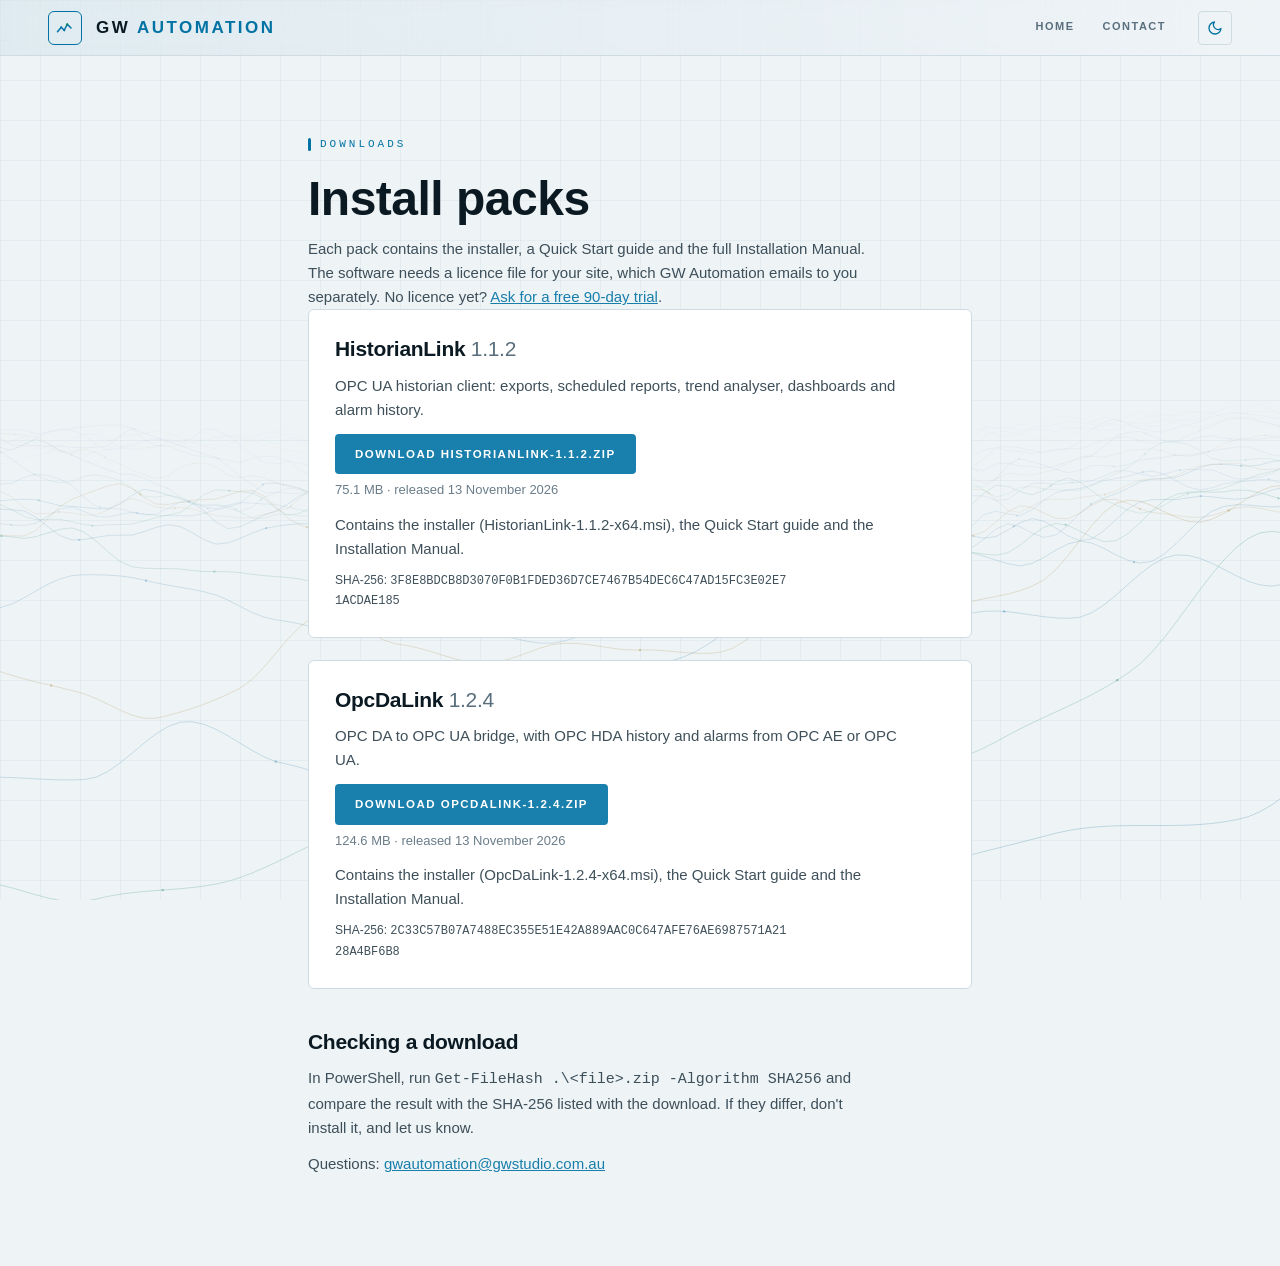
<file: downloads/index.html>
<!DOCTYPE html>
<html lang="en">
<head>
<meta charset="UTF-8">
<meta http-equiv="Cache-Control" content="no-cache, no-store, must-revalidate">
<meta name="viewport" content="width=device-width,initial-scale=1">
<meta http-equiv="Content-Security-Policy" content="default-src 'self'; script-src 'self' 'sha256-+He5rwAMKHlS60A3KsWW/ahi5Zm/0e7TBwm9i09ghIk=' https://static.cloudflareinsights.com; style-src 'self' 'unsafe-inline'; img-src 'self' data:; font-src 'self'; connect-src 'self' https://cloudflareinsights.com; object-src 'none'; base-uri 'self'; form-action 'none'; upgrade-insecure-requests">
<meta name="robots" content="noindex, nofollow">
<meta name="referrer" content="strict-origin-when-cross-origin">
<meta name="theme-color" content="#080c10">
<title>Downloads | GW Automation</title>
<link rel="icon" href="/assets/favicon.ico" sizes="48x48">
<link rel="icon" href="/assets/favicon.svg" type="image/svg+xml">
<link rel="stylesheet" href="/assets/site.css?v=10">
<script>(function(d){d.className+=' js';var t;try{t=localStorage.getItem('gw-theme')}catch(e){}if(t!=='light'&&t!=='dark')t=window.matchMedia&&matchMedia('(prefers-color-scheme: light)').matches?'light':'dark';d.setAttribute('data-theme',t)})(document.documentElement)</script>
</head>
<body>

<header>
  <div class="hdr">
    <a class="home" href="/" aria-label="GW Automation home">
      <div class="logo" aria-hidden="true">
        <svg viewBox="0 0 24 24" fill="none" stroke="#00c8ff" stroke-width="2" stroke-linecap="round">
          <path d="M2 17l5-6 4 4 4-8 5 5"/><circle cx="7" cy="11" r="1.4" fill="#00c8ff" stroke="none"/>
          <circle cx="11" cy="15" r="1.4" fill="#00c8ff" stroke="none"/><circle cx="15" cy="7" r="1.4" fill="#00ff9d" stroke="none"/>
        </svg>
      </div>
      <span class="brand">GW <em>Automation</em></span>
    </a>
    <nav id="nav">
      <a href="/">Home</a>
      <a href="/#contact">Contact</a>
    </nav>
    <button class="theme-btn" id="themeBtn" type="button" aria-label="Switch colour theme" title="Switch colour theme"><svg id="themeIcon" viewBox="0 0 24 24" fill="none" stroke="currentColor" stroke-width="2" stroke-linecap="round" stroke-linejoin="round" aria-hidden="true"></svg></button>
  </div>
</header>

<main class="page">
  <div class="wrap">
    <div class="eyebrow">Downloads</div>
    <h1>Install packs</h1>
    <p>Each pack contains the installer, a Quick Start guide and the full Installation Manual.
    The software needs a licence file for your site, which GW Automation emails to you
    separately. No licence yet? <a href="mailto:gwautomation@gwstudio.com.au?subject=GW%20Automation%20trial%20request">Ask for a free 90-day trial</a>.</p>

    <div class="cbox" style="margin-bottom:22px">
      <h2 style="margin-top:0">HistorianLink <span style="color:var(--muted,#7a8a99);font-weight:400">1.1.2</span></h2>
      <p>OPC UA historian client: exports, scheduled reports, trend analyser, dashboards and alarm history.</p>
      <p style="margin-bottom:6px"><a class="btn btn-a" href="https://github.com/grantelliotwalker-coder/gw_automation/releases/download/historianlink-v1.1.2/HistorianLink-1.1.2.zip" download>Download HistorianLink-1.1.2.zip</a></p>
      <p style="margin-top:0;font-size:13px;color:var(--muted,#7a8a99)">75.1 MB &middot; released 13 November 2026</p>
      <p style="margin-bottom:4px">Contains the installer (HistorianLink-1.1.2-x64.msi), the Quick Start guide and the Installation Manual.</p>
      <p style="font-size:12px;word-break:break-all;margin-top:10px">SHA-256: <code>3F8E8BDCB8D3070F0B1FDED36D7CE7467B54DEC6C47AD15FC3E02E71ACDAE185</code></p>
    </div>
    <div class="cbox" style="margin-bottom:22px">
      <h2 style="margin-top:0">OpcDaLink <span style="color:var(--muted,#7a8a99);font-weight:400">1.2.4</span></h2>
      <p>OPC DA to OPC UA bridge, with OPC HDA history and alarms from OPC AE or OPC UA.</p>
      <p style="margin-bottom:6px"><a class="btn btn-a" href="https://github.com/grantelliotwalker-coder/gw_automation/releases/download/opcdalink-v1.2.4/OpcDaLink-1.2.4.zip" download>Download OpcDaLink-1.2.4.zip</a></p>
      <p style="margin-top:0;font-size:13px;color:var(--muted,#7a8a99)">124.6 MB &middot; released 13 November 2026</p>
      <p style="margin-bottom:4px">Contains the installer (OpcDaLink-1.2.4-x64.msi), the Quick Start guide and the Installation Manual.</p>
      <p style="font-size:12px;word-break:break-all;margin-top:10px">SHA-256: <code>2C33C57B07A7488EC355E51E42A889AAC0C647AFE76AE6987571A2128A4BF6B8</code></p>
    </div>
    <h2>Checking a download</h2>
    <p>In PowerShell, run <code>Get-FileHash .\&lt;file&gt;.zip -Algorithm SHA256</code> and compare
    the result with the SHA-256 listed with the download. If they differ, don't install it, and let us know.</p>
    <p>Questions: <a href="mailto:gwautomation@gwstudio.com.au">gwautomation@gwstudio.com.au</a></p>
  </div>
</main>

<script src="/assets/site.js?v=5"></script>
<!-- Cloudflare Web Analytics --><script type='module' src='https://static.cloudflareinsights.com/beacon.min.js' data-cf-beacon='{"token": "8b0d29eb9cca403e8e6900666772bc1c"}'></script><!-- End Cloudflare Web Analytics -->
</body>
</html>
</file>
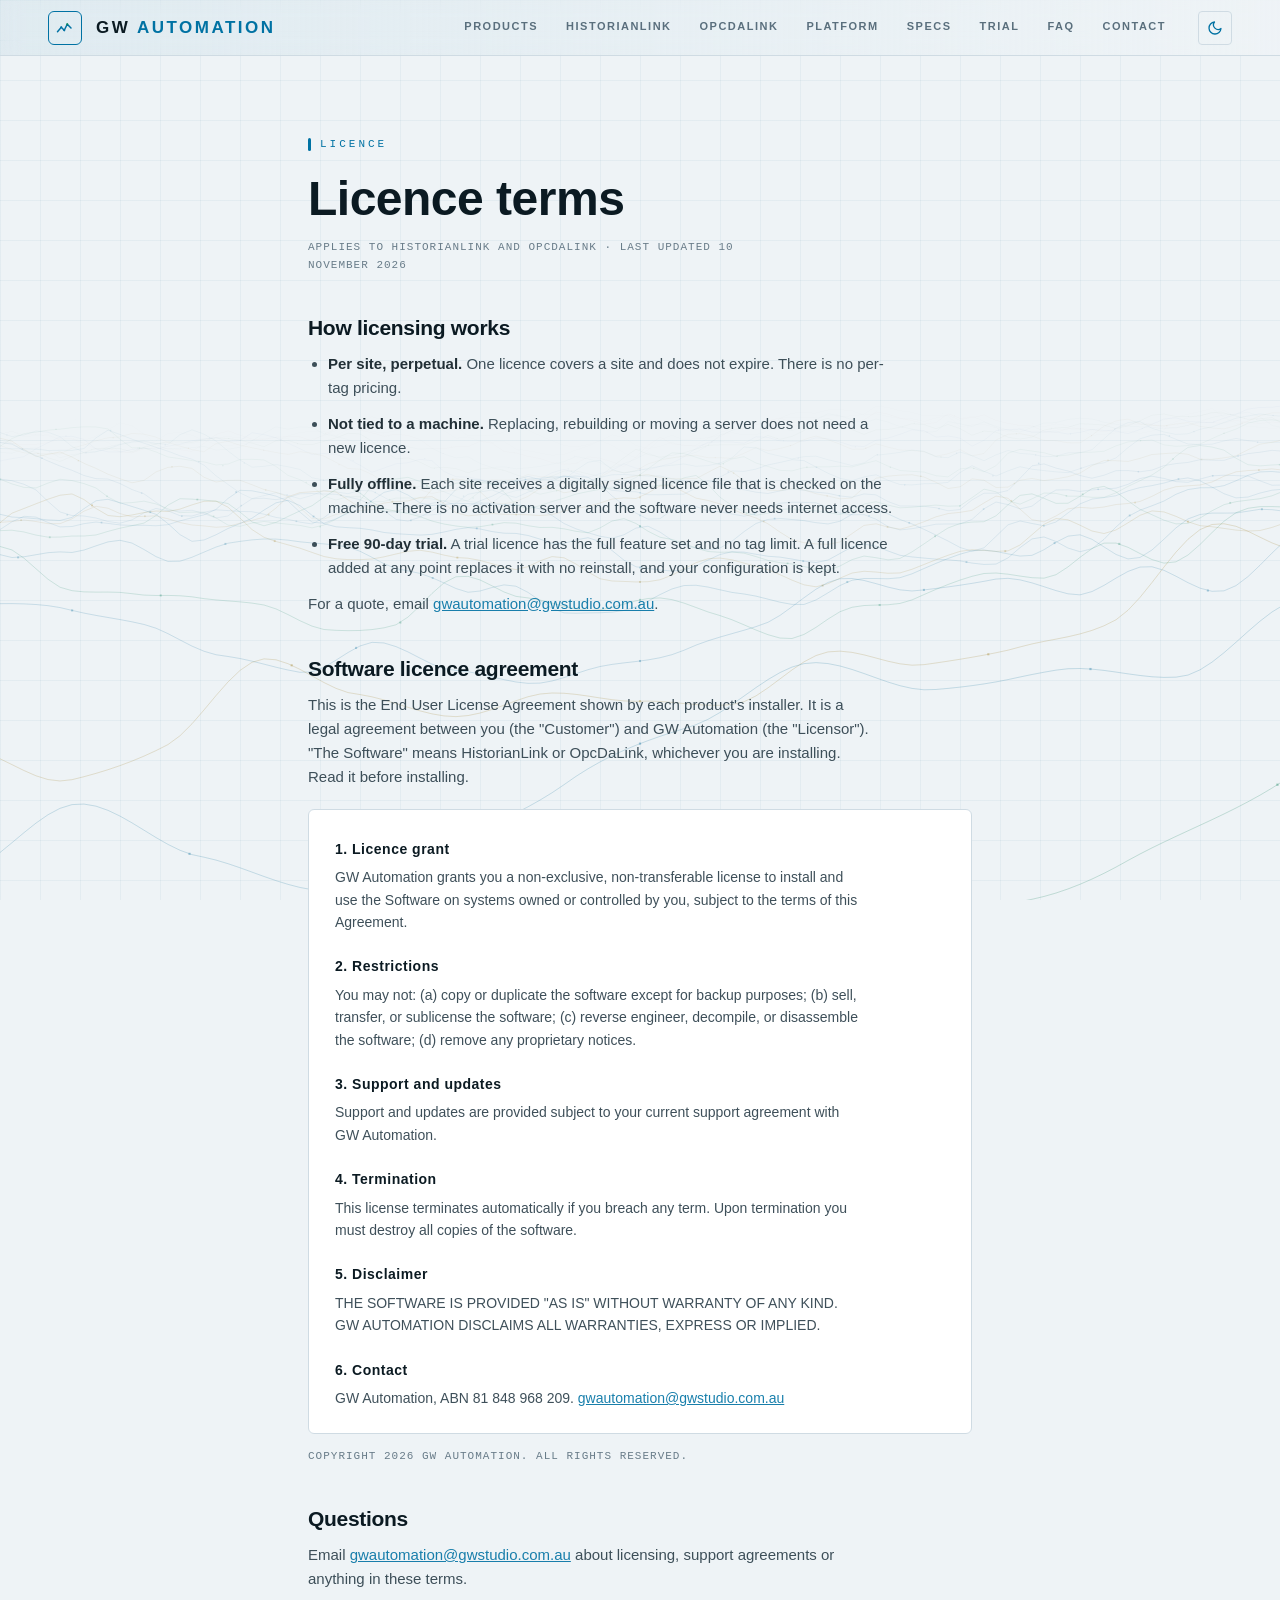
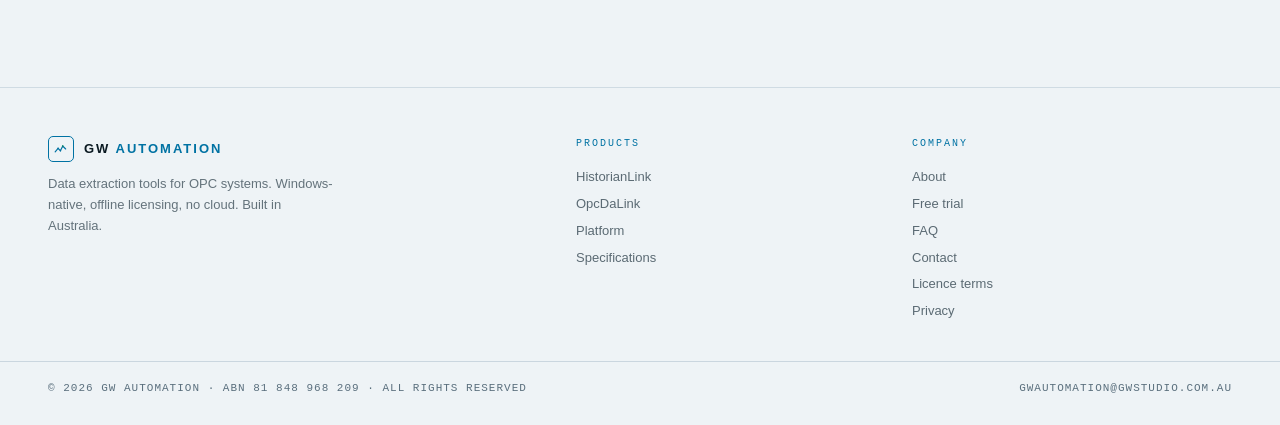
<file: licence/index.html>
<!DOCTYPE html>
<html lang="en">
<head>
<meta charset="UTF-8">
<meta name="google-site-verification" content="ki7vluGRbvZJBGD0169rjvu5cZpHx4faEcWooFUYq0U">
<meta http-equiv="Cache-Control" content="no-cache, no-store, must-revalidate">
<meta http-equiv="Pragma" content="no-cache">
<meta http-equiv="Expires" content="0">
<meta name="viewport" content="width=device-width,initial-scale=1">
<meta http-equiv="Content-Security-Policy" content="default-src 'self'; script-src 'self' 'sha256-+He5rwAMKHlS60A3KsWW/ahi5Zm/0e7TBwm9i09ghIk=' https://static.cloudflareinsights.com; style-src 'self' 'unsafe-inline'; img-src 'self' data:; font-src 'self'; connect-src 'self' https://cloudflareinsights.com; object-src 'none'; base-uri 'self'; form-action 'none'; upgrade-insecure-requests">
<meta name="referrer" content="strict-origin-when-cross-origin">
<meta name="theme-color" content="#080c10">
<title>Licence terms | GW Automation</title>
<meta name="description" content="Licence terms for HistorianLink and OpcDaLink: per-site perpetual licensing, offline activation, the free 90-day trial and the software licence agreement.">
<link rel="icon" href="/assets/favicon.ico" sizes="48x48">
<link rel="icon" href="/assets/favicon.svg" type="image/svg+xml">
<link rel="icon" href="/favicon-96.png" type="image/png" sizes="96x96">
<link rel="apple-touch-icon" href="/apple-touch-icon.png">
<link rel="manifest" href="/site.webmanifest">
<link rel="canonical" href="https://opctools.gwstudio.com.au/licence/">
<meta property="og:type" content="website">
<meta property="og:site_name" content="GW Automation">
<meta property="og:url" content="https://opctools.gwstudio.com.au/licence/">
<meta property="og:title" content="Licence terms | GW Automation">
<meta property="og:description" content="Licence terms for HistorianLink and OpcDaLink: per-site perpetual licensing, offline activation, the free 90-day trial and the software licence agreement.">
<meta property="og:image" content="https://opctools.gwstudio.com.au/assets/og-card.png">
<meta name="twitter:card" content="summary_large_image">
<link rel="stylesheet" href="/assets/site.css?v=10">
<script>(function(d){d.className+=' js';var t;try{t=localStorage.getItem('gw-theme')}catch(e){}if(t!=='light'&&t!=='dark')t=window.matchMedia&&matchMedia('(prefers-color-scheme: light)').matches?'light':'dark';d.setAttribute('data-theme',t)})(document.documentElement)</script>
</head>
<body>

<header>
  <div class="hdr">
    <a class="home" href="/" aria-label="GW Automation home">
      <div class="logo" aria-hidden="true">
        <svg viewBox="0 0 24 24" fill="none" stroke="#00c8ff" stroke-width="2" stroke-linecap="round">
          <path d="M2 17l5-6 4 4 4-8 5 5"/><circle cx="7" cy="11" r="1.4" fill="#00c8ff" stroke="none"/>
          <circle cx="11" cy="15" r="1.4" fill="#00c8ff" stroke="none"/><circle cx="15" cy="7" r="1.4" fill="#00ff9d" stroke="none"/>
        </svg>
      </div>
      <span class="brand" id="txt-brand">GW <em>Automation</em></span>
      <button class="menu-btn" id="menuBtn" aria-label="Toggle menu" aria-expanded="false">≡</button>
      <nav id="nav">
        <a href="/#products">Products</a>
        <a href="/historianlink/">HistorianLink</a>
        <a href="/opcdalink/">OpcDaLink</a>
        <a href="/#platform">Platform</a>
        <a href="/#specs">Specs</a>
        <a href="/#trial">Trial</a>
        <a href="/#faq">FAQ</a>
        <a href="/#contact">Contact</a>
      </nav>
      <button class="theme-btn" id="themeBtn" type="button" aria-label="Switch colour theme" title="Switch colour theme"><svg id="themeIcon" viewBox="0 0 24 24" fill="none" stroke="currentColor" stroke-width="2" stroke-linecap="round" stroke-linejoin="round" aria-hidden="true"></svg></button>
    </div>
  </header>

  <main class="page">
    <div class="wrap">
      <div class="eyebrow">Licence</div>
      <h1>Licence terms</h1>
      <p class="meta">Applies to HistorianLink and OpcDaLink · Last updated 10 November 2026</p>

      <h2>How licensing works</h2>
      <ul>
        <li><strong>Per site, perpetual.</strong> One licence covers a site and does not expire. There is no per-tag pricing.</li>
        <li><strong>Not tied to a machine.</strong> Replacing, rebuilding or moving a server does not need a new licence.</li>
        <li><strong>Fully offline.</strong> Each site receives a digitally signed licence file that is checked on the machine. There is no activation server and the software never needs internet access.</li>
        <li><strong>Free 90-day trial.</strong> A trial licence has the full feature set and no tag limit. A full licence added at any point replaces it with no reinstall, and your configuration is kept.</li>
      </ul>
      <p>For a quote, email <a href="mailto:gwautomation@gwstudio.com.au">gwautomation@gwstudio.com.au</a>.</p>

      <h2>Software licence agreement</h2>
      <p>This is the End User License Agreement shown by each product's installer. It is a legal agreement between you (the "Customer") and GW Automation (the "Licensor"). "The Software" means HistorianLink or OpcDaLink, whichever you are installing. Read it before installing.</p>
      <div class="legal">
        <h3>1. Licence grant</h3>
        <p>GW Automation grants you a non-exclusive, non-transferable license to install and use the Software on systems owned or controlled by you, subject to the terms of this Agreement.</p>
        <h3>2. Restrictions</h3>
        <p>You may not: (a) copy or duplicate the software except for backup purposes; (b) sell, transfer, or sublicense the software; (c) reverse engineer, decompile, or disassemble the software; (d) remove any proprietary notices.</p>
        <h3>3. Support and updates</h3>
        <p>Support and updates are provided subject to your current support agreement with GW Automation.</p>
        <h3>4. Termination</h3>
        <p>This license terminates automatically if you breach any term. Upon termination you must destroy all copies of the software.</p>
        <h3>5. Disclaimer</h3>
        <p>THE SOFTWARE IS PROVIDED "AS IS" WITHOUT WARRANTY OF ANY KIND. GW AUTOMATION DISCLAIMS ALL WARRANTIES, EXPRESS OR IMPLIED.</p>
        <h3>6. Contact</h3>
        <p>GW Automation, ABN 81 848 968 209. <a href="mailto:gwautomation@gwstudio.com.au">gwautomation@gwstudio.com.au</a></p>
      </div>
      <p class="meta">Copyright 2026 GW Automation. All rights reserved.</p>

      <h2>Questions</h2>
      <p>Email <a href="mailto:gwautomation@gwstudio.com.au">gwautomation@gwstudio.com.au</a> about licensing, support agreements or anything in these terms.</p>
    </div>
  </main>



  <footer>
    <div class="wrap fgrid">
      <div class="fbrand">
        <div class="row1">
          <div class="logo" aria-hidden="true"><svg viewBox="0 0 24 24" fill="none" stroke="#00c8ff" stroke-width="2" stroke-linecap="round"><path d="M2 17l5-6 4 4 4-8 5 5"/><circle cx="7" cy="11" r="1.4" fill="#00c8ff" stroke="none"/><circle cx="11" cy="15" r="1.4" fill="#00c8ff" stroke="none"/><circle cx="15" cy="7" r="1.4" fill="#00ff9d" stroke="none"/></svg></div>
          <span class="brand">GW <em>Automation</em></span>
    </a>
      </div>
      <p>Data extraction tools for OPC systems. Windows-native, offline licensing, no cloud. Built in Australia.</p>
    </div>
    <div class="fcol">
      <h5>Products</h5>
      <a href="/historianlink/">HistorianLink</a>
      <a href="/opcdalink/">OpcDaLink</a>
      <a href="/#platform">Platform</a>
      <a href="/#specs">Specifications</a>
    </div>
    <div class="fcol">
      <h5>Company</h5>
      <a href="/#about">About</a>
      <a href="/#trial">Free trial</a>
      <a href="/#faq">FAQ</a>
      <a href="/#contact">Contact</a>
      <a href="/licence/">Licence terms</a>
      <a href="/privacy/">Privacy</a>
    </div>
  </div>
  <div class="wrap fbot">
    <span>© <span id="yr">2026</span> GW AUTOMATION · ABN 81 848 968 209 · ALL RIGHTS RESERVED</span>
    <a href="mailto:gwautomation@gwstudio.com.au">GWAUTOMATION@GWSTUDIO.COM.AU</a>
  </div>
</footer>

<script src="/assets/site.js?v=5"></script>
<!-- Cloudflare Web Analytics --><script type='module' src='https://static.cloudflareinsights.com/beacon.min.js' data-cf-beacon='{"token": "8b0d29eb9cca403e8e6900666772bc1c"}'></script><!-- End Cloudflare Web Analytics -->
</body>
</html>
</file>
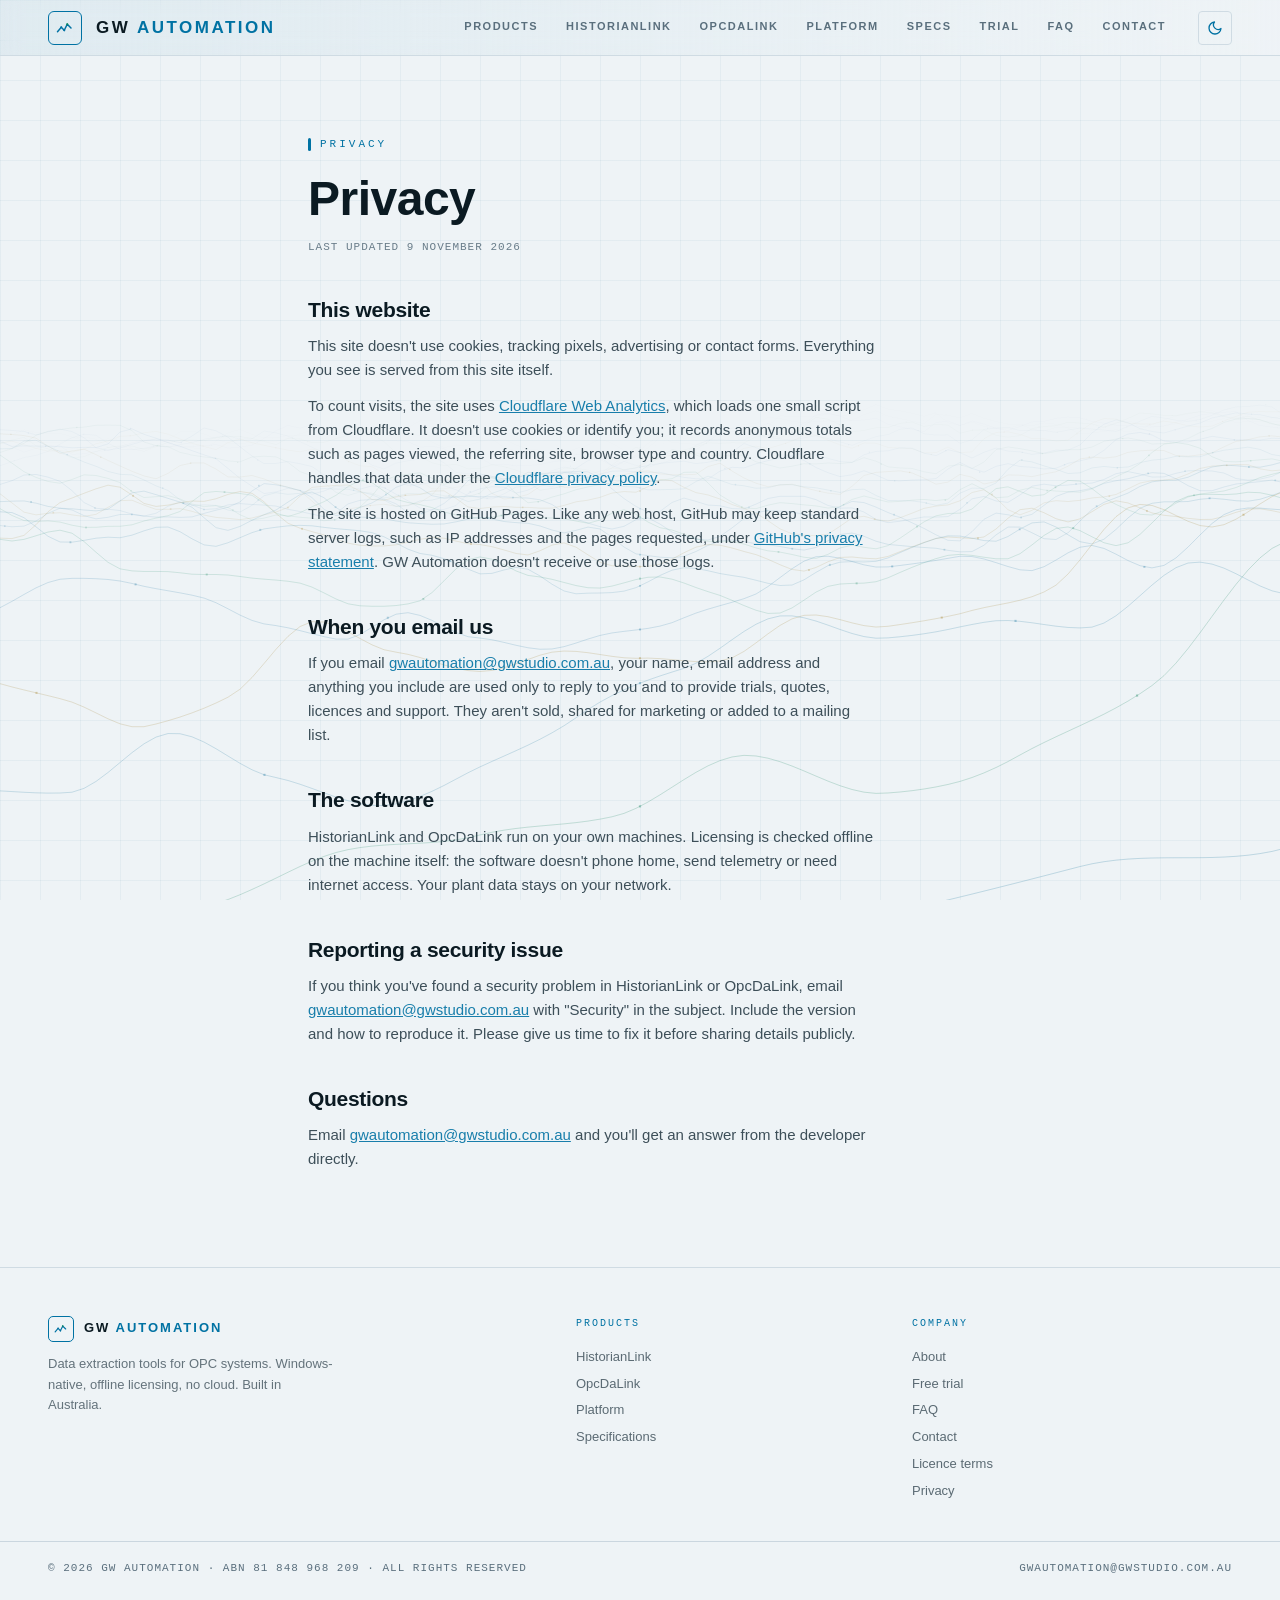
<file: privacy/index.html>
<!DOCTYPE html>
<html lang="en">
<head>
<meta charset="UTF-8">
<meta name="google-site-verification" content="ki7vluGRbvZJBGD0169rjvu5cZpHx4faEcWooFUYq0U">
<meta http-equiv="Cache-Control" content="no-cache, no-store, must-revalidate">
<meta http-equiv="Pragma" content="no-cache">
<meta http-equiv="Expires" content="0">
<meta name="viewport" content="width=device-width,initial-scale=1">
<meta http-equiv="Content-Security-Policy" content="default-src 'self'; script-src 'self' 'sha256-+He5rwAMKHlS60A3KsWW/ahi5Zm/0e7TBwm9i09ghIk=' https://static.cloudflareinsights.com; style-src 'self' 'unsafe-inline'; img-src 'self' data:; font-src 'self'; connect-src 'self' https://cloudflareinsights.com; object-src 'none'; base-uri 'self'; form-action 'none'; upgrade-insecure-requests">
<meta name="referrer" content="strict-origin-when-cross-origin">
<meta name="theme-color" content="#080c10">
<title>Privacy | GW Automation</title>
<meta name="description" content="How GW Automation handles your information: no cookies, no tracking, and only anonymous visit counts from Cloudflare Web Analytics.">
<link rel="icon" href="/assets/favicon.ico" sizes="48x48">
<link rel="icon" href="/assets/favicon.svg" type="image/svg+xml">
<link rel="icon" href="/favicon-96.png" type="image/png" sizes="96x96">
<link rel="apple-touch-icon" href="/apple-touch-icon.png">
<link rel="manifest" href="/site.webmanifest">
<link rel="canonical" href="https://opctools.gwstudio.com.au/privacy/">
<link rel="stylesheet" href="/assets/site.css?v=10">
<script>(function(d){d.className+=' js';var t;try{t=localStorage.getItem('gw-theme')}catch(e){}if(t!=='light'&&t!=='dark')t=window.matchMedia&&matchMedia('(prefers-color-scheme: light)').matches?'light':'dark';d.setAttribute('data-theme',t)})(document.documentElement)</script>
</head>
<body>

<header>
  <div class="hdr">
    <a class="home" href="/" aria-label="GW Automation home">
      <div class="logo" aria-hidden="true">
        <svg viewBox="0 0 24 24" fill="none" stroke="#00c8ff" stroke-width="2" stroke-linecap="round">
          <path d="M2 17l5-6 4 4 4-8 5 5"/><circle cx="7" cy="11" r="1.4" fill="#00c8ff" stroke="none"/>
          <circle cx="11" cy="15" r="1.4" fill="#00c8ff" stroke="none"/><circle cx="15" cy="7" r="1.4" fill="#00ff9d" stroke="none"/>
        </svg>
      </div>
      <span class="brand" id="txt-brand">GW <em>Automation</em></span>
      <button class="menu-btn" id="menuBtn" aria-label="Toggle menu" aria-expanded="false">≡</button>
      <nav id="nav">
        <a href="/#products">Products</a>
        <a href="/historianlink/">HistorianLink</a>
        <a href="/opcdalink/">OpcDaLink</a>
        <a href="/#platform">Platform</a>
        <a href="/#specs">Specs</a>
        <a href="/#trial">Trial</a>
        <a href="/#faq">FAQ</a>
        <a href="/#contact">Contact</a>
      </nav>
      <button class="theme-btn" id="themeBtn" type="button" aria-label="Switch colour theme" title="Switch colour theme"><svg id="themeIcon" viewBox="0 0 24 24" fill="none" stroke="currentColor" stroke-width="2" stroke-linecap="round" stroke-linejoin="round" aria-hidden="true"></svg></button>
    </div>
  </header>

  <main class="page">
    <div class="wrap">
      <div class="eyebrow">Privacy</div>
      <h1>Privacy</h1>
      <p class="meta">Last updated 9 November 2026</p>

      <h2>This website</h2>
      <p>This site doesn't use cookies, tracking pixels, advertising or contact forms. Everything you see is served from this site itself.</p>
      <p>To count visits, the site uses <a href="https://www.cloudflare.com/web-analytics/" rel="noopener">Cloudflare Web Analytics</a>, which loads one small script from Cloudflare. It doesn't use cookies or identify you; it records anonymous totals such as pages viewed, the referring site, browser type and country. Cloudflare handles that data under the <a href="https://www.cloudflare.com/privacypolicy/" rel="noopener">Cloudflare privacy policy</a>.</p>
      <p>The site is hosted on GitHub Pages. Like any web host, GitHub may keep standard server logs, such as IP addresses and the pages requested, under <a href="https://docs.github.com/en/site-policy/privacy-policies/github-general-privacy-statement" rel="noopener">GitHub's privacy statement</a>. GW Automation doesn't receive or use those logs.</p>

      <h2>When you email us</h2>
      <p>If you email <a href="mailto:gwautomation@gwstudio.com.au">gwautomation@gwstudio.com.au</a>, your name, email address and anything you include are used only to reply to you and to provide trials, quotes, licences and support. They aren't sold, shared for marketing or added to a mailing list.</p>

      <h2>The software</h2>
      <p>HistorianLink and OpcDaLink run on your own machines. Licensing is checked offline on the machine itself: the software doesn't phone home, send telemetry or need internet access. Your plant data stays on your network.</p>

      <h2 id="security">Reporting a security issue</h2>
      <p>If you think you've found a security problem in HistorianLink or OpcDaLink, email <a href="mailto:gwautomation@gwstudio.com.au">gwautomation@gwstudio.com.au</a> with "Security" in the subject. Include the version and how to reproduce it. Please give us time to fix it before sharing details publicly.</p>
      <h2>Questions</h2>
      <p>Email <a href="mailto:gwautomation@gwstudio.com.au">gwautomation@gwstudio.com.au</a> and you'll get an answer from the developer directly.</p>
    </div>
  </main>

  <footer>
    <div class="wrap fgrid">
      <div class="fbrand">
        <div class="row1">
          <div class="logo" aria-hidden="true"><svg viewBox="0 0 24 24" fill="none" stroke="#00c8ff" stroke-width="2" stroke-linecap="round"><path d="M2 17l5-6 4 4 4-8 5 5"/><circle cx="7" cy="11" r="1.4" fill="#00c8ff" stroke="none"/><circle cx="11" cy="15" r="1.4" fill="#00c8ff" stroke="none"/><circle cx="15" cy="7" r="1.4" fill="#00ff9d" stroke="none"/></svg></div>
          <span class="brand">GW <em>Automation</em></span>
    </a>
      </div>
      <p>Data extraction tools for OPC systems. Windows-native, offline licensing, no cloud. Built in Australia.</p>
    </div>
    <div class="fcol">
      <h5>Products</h5>
      <a href="/historianlink/">HistorianLink</a>
      <a href="/opcdalink/">OpcDaLink</a>
      <a href="/#platform">Platform</a>
      <a href="/#specs">Specifications</a>
    </div>
    <div class="fcol">
      <h5>Company</h5>
      <a href="/#about">About</a>
      <a href="/#trial">Free trial</a>
      <a href="/#faq">FAQ</a>
      <a href="/#contact">Contact</a>
      <a href="/licence/">Licence terms</a>
      <a href="/privacy/">Privacy</a>
    </div>
  </div>
  <div class="wrap fbot">
    <span>© <span id="yr">2026</span> GW AUTOMATION · ABN 81 848 968 209 · ALL RIGHTS RESERVED</span>
    <a href="mailto:gwautomation@gwstudio.com.au">GWAUTOMATION@GWSTUDIO.COM.AU</a>
  </div>
</footer>

<script src="/assets/site.js?v=5"></script>
<!-- Cloudflare Web Analytics --><script type='module' src='https://static.cloudflareinsights.com/beacon.min.js' data-cf-beacon='{"token": "8b0d29eb9cca403e8e6900666772bc1c"}'></script><!-- End Cloudflare Web Analytics -->
</body>
</html>
</file>
<file: assets/site.css>
/* GW Automation - site styles */
:root{
  --bg:#080c10;--panel:#0d1318;--panel2:#0a1015;--border:#1a2a35;
  --accent:#00c8ff;--accent2:#00ff9d;--warn:#ffd700;--danger:#ff3b5c;
  --text:#c8dde8;--muted:#7d95a5;--head:#fff;
  --on-accent:#000;--accent-hi:#33d4ff;--accent-soft:rgba(0,200,255,.06);--line:var(--line);
  --tint:rgba(0,0,0,.25);--code-bg:#040810;--hdr1:rgba(0,200,255,.07);--hdr2:rgba(8,12,16,.92);
  --ok-border:rgba(0,255,157,.3);--ok-soft:rgba(0,255,157,.05);--warn-border:rgba(255,215,0,.3);--warn-soft:rgba(255,215,0,.05);
  --grid:rgba(0,200,255,.025);--scan:rgba(0,0,0,.04);--shadow:rgba(0,0,0,.5);
  color-scheme:dark;
  --ff:'Segoe UI',Arial,sans-serif;--fm:Consolas,'Courier New',monospace;
  --max:none;
}
:root[data-theme=light]{
  --bg:#eef3f6;--panel:#ffffff;--panel2:#f6f9fb;--border:#cfdbe3;
  --accent:#0072a3;--accent2:#08875a;--warn:#946f00;--danger:#c4203f;
  --text:#2a3d48;--muted:#5a6f7d;--head:#0b1a22;
  --on-accent:#fff;--accent-hi:#005f88;--accent-soft:rgba(0,114,163,.07);--line:rgba(120,150,170,.3);
  --tint:rgba(0,40,60,.04);--code-bg:#f6f9fb;--hdr1:rgba(0,114,163,.06);--hdr2:rgba(238,243,246,.92);
  --ok-border:rgba(8,135,90,.35);--ok-soft:rgba(8,135,90,.07);--warn-border:rgba(148,111,0,.35);--warn-soft:rgba(148,111,0,.07);
  --grid:rgba(0,90,130,.045);--scan:transparent;--shadow:rgba(20,50,70,.16);
  color-scheme:light;
}
*{box-sizing:border-box;margin:0;padding:0}
html{scroll-behavior:smooth}
html{background:var(--bg)}
body{background:transparent;color:var(--text);font-family:var(--ff);font-size:15px;line-height:1.6;
  -webkit-font-smoothing:antialiased;overflow-x:hidden}

/* scanlines + grid, straight from the product UI */
body::after{content:'';position:fixed;inset:0;pointer-events:none;z-index:0;
  background-image:linear-gradient(var(--grid) 1px,transparent 1px),
  linear-gradient(90deg,var(--grid) 1px,transparent 1px);background-size:40px 40px}
.wrap{max-width:var(--max);margin:0 auto;padding:0 48px;position:relative;z-index:1}

/* ── Header ── */
header{position:sticky;top:0;z-index:100;border-bottom:1px solid var(--border);height:56px;
  background:linear-gradient(90deg,var(--hdr1),var(--hdr2));backdrop-filter:blur(10px)}
.hdr{max-width:var(--max);margin:0 auto;padding:0 48px;height:100%;display:flex;align-items:center;gap:14px}
.logo{width:34px;height:34px;border:1.5px solid var(--accent);border-radius:6px;display:grid;place-items:center;flex-shrink:0}
.logo svg{width:18px;height:18px}
.home{display:flex;align-items:center;gap:14px;text-decoration:none;color:inherit}
.home:hover .logo{box-shadow:0 0 10px var(--accent)}
.brand{font-size:17px;font-weight:700;letter-spacing:2.5px;color:var(--head);text-transform:uppercase;white-space:nowrap}
.brand em{color:var(--accent);font-style:normal}
nav{margin-left:auto;display:flex;align-items:center;gap:4px}
nav a{color:var(--muted);text-decoration:none;font-size:11px;font-weight:700;letter-spacing:1.5px;
  text-transform:uppercase;padding:8px 12px;border-bottom:2px solid transparent;transition:.15s}
nav a:hover{color:var(--accent);border-bottom-color:var(--accent)}
.menu-btn{display:none;margin-left:auto;background:transparent;border:1px solid var(--border);color:var(--accent);
  border-radius:4px;padding:6px 11px;font-family:var(--fm);font-size:15px;cursor:pointer}

/* ── Status strip ── */
.strip{border-bottom:1px solid var(--border);background:var(--tint);font-family:var(--fm);font-size:10.5px;
  letter-spacing:1px;color:var(--muted);position:relative;z-index:1}
.strip .wrap{display:flex;gap:22px;padding-top:7px;padding-bottom:7px;flex-wrap:wrap;align-items:center}
.dot{width:7px;height:7px;border-radius:50%;background:var(--accent2);box-shadow:0 0 6px var(--accent2);
  animation:pulse 2s infinite;display:inline-block;margin-right:6px}
@keyframes pulse{0%,100%{opacity:1}50%{opacity:.35}}

/* ── Hero ── */
.hero{padding:88px 0 72px;border-bottom:1px solid var(--border);position:relative;overflow:hidden}
.eyebrow{font-family:var(--fm);font-size:11px;letter-spacing:3px;text-transform:uppercase;color:var(--accent);
  margin-bottom:18px;display:flex;align-items:center;gap:9px}
.eyebrow::before{content:'';width:3px;height:13px;background:var(--accent);border-radius:2px}
h1{font-size:clamp(30px,5.2vw,52px);line-height:1.12;font-weight:700;color:var(--head);letter-spacing:-.5px;max-width:16ch}
h1 em{color:var(--accent);font-style:normal}
.lede{margin-top:22px;max-width:62ch;font-size:16.5px;color:var(--text);opacity:.9}
.cta-row{margin-top:32px;display:flex;gap:10px;flex-wrap:wrap}
.btn{font-family:var(--ff);font-weight:700;font-size:11.5px;letter-spacing:1.5px;text-transform:uppercase;
  border:none;cursor:pointer;border-radius:4px;padding:11px 20px;text-decoration:none;display:inline-block;transition:.2s}
.btn-a{background:var(--accent);color:var(--on-accent)}.btn-a:hover{background:var(--accent-hi)}
.btn-g{background:transparent;color:var(--accent);border:1px solid var(--border)}
.btn-g:hover{border-color:var(--accent);background:var(--accent-soft)}

/* hero / intro two-column */
.hero-grid{display:grid;grid-template-columns:1.05fr .95fr;gap:48px;align-items:center}
.hero-media .shot{aspect-ratio:16/10;box-shadow:0 24px 60px var(--shadow)}
.intro-grid{display:grid;grid-template-columns:1fr 1fr;gap:48px;align-items:end}
.pcards{display:grid;gap:12px}
.pcard{display:block;text-decoration:none;background:var(--panel);border:1px solid var(--border);border-radius:6px;padding:18px 20px;transition:border-color .18s}
.pcard:hover{border-color:var(--accent)}
.pcard .pn{font-size:18px;font-weight:700;color:var(--head)}.pcard .pn em{color:var(--accent);font-style:normal}
.pcard .pd{font-size:13.5px;color:var(--text);opacity:.8;margin-top:4px}
.pcard .pt{font-family:var(--fm);font-size:10px;letter-spacing:1.5px;color:var(--muted);text-transform:uppercase;margin-top:10px}
/* trial steps */
.steps{display:grid;grid-template-columns:repeat(3,1fr);gap:14px;margin-top:38px;counter-reset:st}
.step{background:var(--panel);border:1px solid var(--border);border-radius:6px;padding:22px}
.step .num{font-family:var(--fm);font-size:28px;color:var(--accent);line-height:1;margin-bottom:14px}
.step h4{font-size:15px;color:var(--head);font-weight:700;margin-bottom:8px}
.step p{font-size:13.5px;opacity:.8;line-height:1.65}
.about p+p{margin-top:12px}

/* ── Sections ── */
section{padding:72px 0;border-bottom:1px solid var(--border);position:relative;z-index:1}
.st{font-size:10.5px;font-weight:700;letter-spacing:2.5px;color:var(--accent);text-transform:uppercase;
  margin-bottom:14px;display:flex;align-items:center;gap:8px}
.st::before{content:'';width:3px;height:12px;background:var(--accent);border-radius:2px}
h2{font-size:clamp(23px,3.4vw,33px);color:var(--head);font-weight:700;letter-spacing:-.3px;line-height:1.2}
.sub{margin-top:14px;max-width:65ch;color:var(--text);opacity:.85}

/* ── Product ── */
.prod{display:grid;grid-template-columns:minmax(0,1fr) minmax(0,1fr);gap:44px;align-items:start;margin-top:40px}
.prod.flip .prod-media{order:-1}
.badge{display:inline-flex;align-items:center;gap:7px;font-family:var(--fm);font-size:10px;letter-spacing:1.5px;
  text-transform:uppercase;border:1px solid var(--border);border-radius:3px;padding:3px 9px;color:var(--muted);margin-bottom:14px}
.badge.live{color:var(--accent2);border-color:var(--ok-border);background:var(--ok-soft)}
.badge.beta{color:var(--warn);border-color:var(--warn-border);background:var(--warn-soft)}
h3{font-size:26px;color:var(--head);font-weight:700;letter-spacing:.5px}
h3 em{color:var(--accent);font-style:normal}
.tagline{font-family:var(--fm);font-size:12px;color:var(--muted);letter-spacing:1px;margin-top:6px;text-transform:uppercase}
.prod p.body{margin-top:16px;opacity:.9}
ul.feat{list-style:none;margin-top:20px;display:flex;flex-direction:column;gap:9px}
ul.feat li{font-size:14px;padding-left:22px;position:relative;color:var(--text);opacity:.9}
ul.feat li::before{content:'▸';position:absolute;left:0;color:var(--accent);font-size:12px}
ul.feat li b{color:var(--head);font-weight:600}

/* screenshot placeholders */
.shot{position:relative;background:var(--panel2);border:1px solid var(--border);border-radius:6px;overflow:hidden;
  aspect-ratio:16/10;transition:border-color .2s;cursor:zoom-in}
.shot:hover{border-color:var(--accent)}
.shot img{width:100%;height:100%;object-fit:cover;object-position:top left;display:block;position:relative;z-index:2}

/* ── Lightbox ── */
#lightbox{position:fixed;inset:0;z-index:10000;display:none;align-items:center;justify-content:center;
  background:rgba(4,8,10,.92);backdrop-filter:blur(3px);cursor:zoom-out;padding:5vh 4vw}
#lightbox.open{display:flex}
#lightbox img{max-width:100%;max-height:100%;border:1px solid var(--border);border-radius:6px;
  box-shadow:0 20px 70px rgba(0,0,0,.7);cursor:zoom-out;
  animation:lbIn .18s ease}
#lightbox .lb-cap{position:absolute;bottom:22px;left:0;right:0;text-align:center;font-family:var(--fm);
  font-size:11px;letter-spacing:1.5px;color:var(--muted);text-transform:uppercase;pointer-events:none}
#lightbox .lb-close{position:absolute;top:18px;right:24px;font-family:var(--fm);font-size:13px;color:var(--muted);
  border:1px solid var(--border);border-radius:4px;padding:5px 10px;cursor:pointer;background:rgba(13,19,24,.8)}
#lightbox .lb-close:hover{color:var(--accent);border-color:var(--accent)}
@keyframes lbIn{from{opacity:0;transform:scale(.97)}to{opacity:1;transform:scale(1)}}
@media (prefers-reduced-motion:reduce){#lightbox img{animation:none}}
.shot .ph{position:absolute;inset:0;z-index:1;display:flex;flex-direction:column;align-items:center;justify-content:center;
  gap:10px;text-align:center;padding:20px;
  background-image:linear-gradient(rgba(0,200,255,.04) 1px,transparent 1px),linear-gradient(90deg,rgba(0,200,255,.04) 1px,transparent 1px);
  background-size:22px 22px}
.ph .ico{font-family:var(--fm);font-size:24px;color:var(--border)}
.ph .lbl{font-family:var(--fm);font-size:10.5px;color:var(--muted);letter-spacing:1.5px;text-transform:uppercase}
.ph .path{font-family:var(--fm);font-size:10px;color:var(--accent);opacity:.6;word-break:break-all}
.shot-cap{font-family:var(--fm);font-size:10px;color:var(--muted);letter-spacing:1px;
  text-transform:uppercase;margin-top:8px;text-align:center}
.shot-grid{display:grid;grid-template-columns:1fr 1fr;gap:14px;margin-top:16px}

/* ── Capability cards ── */
.cards{display:grid;grid-template-columns:repeat(3,1fr);gap:14px;margin-top:38px}
.card{background:var(--panel);border:1px solid var(--border);border-radius:6px;padding:22px;transition:border-color .18s}
.card:hover{border-color:var(--accent)}
.card .num{font-family:var(--fm);font-size:10px;color:var(--muted);letter-spacing:2px;margin-bottom:12px}
.card h4{font-size:15px;color:var(--head);font-weight:700;letter-spacing:.5px;margin-bottom:8px}
.card p{font-size:13.5px;color:var(--text);opacity:.8;line-height:1.65}

/* ── Architecture ── */
.arch{margin-top:34px;background:var(--code-bg);border:1px solid var(--border);border-radius:6px;padding:24px;overflow-x:auto}
.arch pre{font-family:Consolas,'DejaVu Sans Mono','Courier New',monospace;font-size:12px;line-height:1.55;color:var(--muted);white-space:pre}
.arch pre b{color:var(--accent);font-weight:400}
.arch pre i{color:var(--accent2);font-style:normal}

/* ── Spec table ── */
.spec{margin-top:34px;width:100%;border-collapse:collapse;font-size:13.5px}
.spec th{text-align:left;padding:9px 12px;font-size:10px;letter-spacing:1.5px;text-transform:uppercase;
  color:var(--accent);border-bottom:1px solid var(--border);font-weight:700;background:var(--tint)}
.spec td{padding:10px 12px;border-bottom:1px solid var(--line);vertical-align:top}
.spec tr:hover td{background:var(--accent-soft)}
.spec td:first-child{color:var(--head);font-weight:600;width:30%}
.spec td .mono{font-family:var(--fm);font-size:12px;color:var(--accent2)}

/* ── Contact ── */
.contact-grid{display:grid;grid-template-columns:1.15fr .85fr;gap:34px;margin-top:36px;align-items:start}
.cbox{background:var(--panel);border:1px solid var(--border);border-radius:6px;padding:26px}
.cbox .row{display:flex;justify-content:space-between;gap:14px;padding:11px 0;border-bottom:1px solid var(--line);
  font-size:13.5px;flex-wrap:wrap}
.cbox .row:last-child{border-bottom:none}
.cbox .k{font-family:var(--fm);font-size:10.5px;color:var(--muted);letter-spacing:1.5px;text-transform:uppercase}
.cbox .v{color:var(--text)}
.cbox a:not(.btn){color:var(--accent);text-decoration:none}
.cbox a:not(.btn):hover{text-decoration:underline}

/* ── FAQ ── */
.faq{margin-top:34px;border-top:1px solid var(--border);max-width:900px}
.faq details{border-bottom:1px solid var(--border)}
.faq summary{list-style:none;cursor:pointer;display:flex;justify-content:space-between;align-items:center;gap:20px;
  padding:18px 4px;font-size:16px;font-weight:600;color:var(--head)}
.faq summary::-webkit-details-marker{display:none}
.faq summary::after{content:'+';font-family:var(--fm);font-size:20px;color:var(--accent);flex-shrink:0;transition:transform .2s}
.faq details[open] summary::after{transform:rotate(45deg)}
.faq summary:hover{color:var(--accent)}
.faq details p{padding:0 4px 20px;max-width:75ch;opacity:.88;margin-top:-4px}

/* ── Footer ── */
footer{padding:36px 0;font-family:var(--fm);font-size:11px;color:var(--muted);letter-spacing:1px;position:relative;z-index:1}
footer .wrap{display:flex;justify-content:space-between;gap:16px;flex-wrap:wrap;align-items:center}
footer a{color:var(--muted);text-decoration:none}footer a:hover{color:var(--accent)}


/* ── 3D trend-field background: fixed to the viewport, so it travels with you down the page ── */
#bg3d{position:fixed;inset:0;width:100%;height:100%;z-index:0;pointer-events:none;display:block}
@media print{#bg3d{display:none}}
.hero .wrap{z-index:1}

/* ── Logo follows the theme (overrides the SVG's own colour attributes) ── */
.logo svg{stroke:var(--accent)}
.logo svg circle{fill:var(--accent)}
.logo svg circle:last-of-type{fill:var(--accent2)}

/* ── Theme toggle ── */
nav{order:1}
.theme-btn{order:2;margin-left:6px;width:34px;height:34px;flex-shrink:0;display:grid;place-items:center;cursor:pointer;
  background:transparent;border:1px solid var(--border);border-radius:4px;color:var(--accent);transition:border-color .15s,background .15s}
.theme-btn:hover{border-color:var(--accent);background:var(--accent-soft)}
.theme-btn svg{width:16px;height:16px}
.menu-btn{order:3}

/* ── Nav: current section ── */
nav a.on{color:var(--head);border-bottom-color:var(--accent)}

/* ── Screenshot viewer (tabs + one large image) ── */
.viewer .vtabs{display:flex;flex-wrap:nowrap;gap:0;margin-bottom:12px;border-bottom:1px solid var(--border);overflow-x:auto;scrollbar-width:none}
.viewer .vtabs::-webkit-scrollbar{display:none}
.viewer .vtabs button{font-family:var(--fm);font-size:10px;letter-spacing:.8px;white-space:nowrap;flex-shrink:0;text-transform:uppercase;
  background:transparent;border:0;border-bottom:2px solid transparent;margin-bottom:-1px;color:var(--muted);
  padding:9px 9px;cursor:pointer;transition:color .15s,border-color .15s}
.viewer .vtabs button:hover{color:var(--text)}
.viewer .vtabs button[aria-selected="true"]{color:var(--head);border-bottom-color:var(--accent)}
.viewer .shot{aspect-ratio:16/10;box-shadow:0 24px 60px var(--shadow)}
.viewer .shot img{transition:opacity .2s}
.viewer .vhint{font-family:var(--fm);font-size:10px;color:var(--muted);letter-spacing:1px;text-transform:uppercase;margin-top:8px;text-align:right}

/* ── Footer ── */
footer{padding:48px 0 28px;border-top:1px solid var(--border)}
.fgrid{display:grid;grid-template-columns:1.6fr 1fr 1fr;gap:32px;align-items:start}
.fbrand{display:flex;flex-direction:column;gap:12px}
.fbrand .row1{display:flex;align-items:center;gap:10px}
.fbrand .logo{width:26px;height:26px;border-radius:5px}.fbrand .logo svg{width:14px;height:14px}
.fbrand .brand{font-family:var(--ff);font-size:13px;letter-spacing:2px}
.fbrand p{font-family:var(--ff);font-size:13px;letter-spacing:0;color:var(--text);opacity:.7;max-width:40ch;line-height:1.6}
.fcol h5{font-size:10px;letter-spacing:2px;color:var(--accent);text-transform:uppercase;font-weight:500;margin-bottom:12px}
.fcol a{display:block;font-family:var(--ff);font-size:13px;letter-spacing:0;color:var(--text);opacity:.75;padding:3px 0}
.fcol a:hover{opacity:1;color:var(--accent)}
.fbot{display:flex!important;justify-content:space-between;gap:16px;flex-wrap:wrap;margin-top:36px;padding-top:18px;border-top:1px solid var(--line)}

/* ── Sub-pages (privacy, 404) ── */
.page{padding:80px 0 96px;position:relative;z-index:1}
.page .wrap{max-width:760px}
.page h1{max-width:none;font-size:clamp(32px,5vw,48px)}
.page h2{font-size:21px;margin-top:40px}
.page p,.page li{margin-top:12px;max-width:68ch;opacity:.9}
.page ul{padding-left:20px}
.page a:not(.btn){color:var(--accent)}
.page .meta{font-family:var(--fm);font-size:11px;color:var(--muted);letter-spacing:1px;margin-top:14px;text-transform:uppercase}
.big404{font-family:var(--fm);font-size:clamp(64px,14vw,140px);font-weight:400;color:var(--accent);line-height:1;letter-spacing:-4px;opacity:.9}

/* reveal */
.js .rv{opacity:0;transform:translateY(14px);transition:opacity .6s ease,transform .6s ease}
.js .rv.in{opacity:1;transform:none}

@media (max-width:900px){
  .wrap,.hdr{padding-left:20px;padding-right:20px}
  .prod{grid-template-columns:minmax(0,1fr);gap:28px}
  .prod.flip .prod-media{order:0}
  .cards{grid-template-columns:1fr}
  .contact-grid{grid-template-columns:1fr}
  .hero-grid,.intro-grid{grid-template-columns:1fr;gap:32px}
  .steps{grid-template-columns:1fr}
  .fgrid{grid-template-columns:1fr 1fr}.fbrand{grid-column:1/-1}
  nav{display:none}
  nav.open{display:flex;position:absolute;top:56px;left:0;right:0;flex-direction:column;align-items:stretch;
    background:var(--panel);border-bottom:1px solid var(--border);padding:6px 12px;gap:0}
  nav.open a{padding:11px 8px;border-bottom:1px solid var(--line)}
  .menu-btn{display:block;margin-left:8px}
  .theme-btn{margin-left:auto}
  section{padding:52px 0}
  .hero{padding:56px 0 44px}
}
@media (max-width:520px){.shot-grid{grid-template-columns:1fr}}
@media (prefers-reduced-motion:reduce){*{animation:none!important;transition:none!important}.js .rv{opacity:1;transform:none}}
:focus-visible{outline:2px solid var(--accent);outline-offset:2px}
html:not(.js) .theme-btn{display:none}
footer .wrap.fgrid{display:grid;align-items:start}

/* ── Status strip: one line on phones, scrolling like a SCADA status ticker ──
   site.js wraps the items in .ticker and adds a hidden copy so the loop is seamless.
   Desktop: the wrapper is transparent to layout and the copy is hidden. */
.strip .ticker{display:contents}
.strip .ticker[aria-hidden]{display:none}
.strip .wrap > span,.strip .ticker > span{white-space:nowrap;display:inline-flex;align-items:center}
@media (max-width:900px){
  .strip .wrap{flex-wrap:nowrap;gap:0;padding-left:0;padding-right:0;overflow:hidden;
    -webkit-mask-image:linear-gradient(90deg,transparent,#000 20px,#000 calc(100% - 20px),transparent);
            mask-image:linear-gradient(90deg,transparent,#000 20px,#000 calc(100% - 20px),transparent)}
  .strip .ticker,.strip .ticker[aria-hidden]{display:flex;flex-shrink:0;gap:28px;padding-left:28px;
    animation:ticker 30s linear infinite}
  .strip:hover .ticker,.strip:active .ticker{animation-play-state:paused}
  html:not(.js) .strip .wrap{overflow-x:auto;scrollbar-width:none;padding-left:20px}
}
@keyframes ticker{to{transform:translateX(-100%)}}
/* reduced motion: no scrolling ticker; one line the visitor can swipe instead */
@media (max-width:900px) and (prefers-reduced-motion:reduce){
  .strip .wrap{overflow-x:auto;scrollbar-width:none}
  .strip .wrap::-webkit-scrollbar{display:none}
  .strip .ticker[aria-hidden]{display:none}
}

/* ── Product sections: intro, then a large screenshot viewer, then features in two columns ── */
.prod{display:block}
.prod.flip .prod-media{order:0}
.prod-head{max-width:820px}
.prod-media{margin:34px 0 0;max-width:1180px}
.viewer .shot{aspect-ratio:1920/1030;background:#080c10;cursor:zoom-in}
.viewer .shot img{object-fit:contain;object-position:top center}
.viewer .vtabs button{font-size:11px;padding-top:10px;padding-bottom:10px}
.prod-copy{margin-top:34px;max-width:1180px}
.prod-copy ul.feat{margin-top:0;display:grid;grid-template-columns:1fr 1fr;gap:12px 48px}

/* ── Architecture diagrams ── */
.arch{padding:20px 24px 24px}
.arch-cap{font-family:var(--fm);font-size:10.5px;letter-spacing:1.5px;text-transform:uppercase;color:var(--muted);margin-bottom:10px}
.dg{display:block;width:100%;min-width:720px;max-width:1040px;height:auto;margin:0 auto}
.dg .bx rect{fill:var(--panel);stroke:var(--border);stroke-width:1}
.dg .bx.hi rect{fill:var(--accent-soft);stroke:var(--accent)}
.dg .bx.in rect{fill:var(--panel2);stroke:var(--border)}
.dg text{font-family:var(--ff)}
.dg .t{fill:var(--head);font-size:13.5px;font-weight:600}
.dg .s{fill:var(--muted);font-size:11.5px}
.dg .l{fill:var(--accent);font-family:var(--fm);font-size:10.5px;letter-spacing:.5px}
.dg line{stroke:var(--muted);stroke-width:1.2}
.dg .ah{fill:var(--muted)}

/* ── About: text beside the company details ── */
.about-grid{display:grid;grid-template-columns:1.15fr .85fr;gap:34px;align-items:start;margin-top:4px}
.about-grid .cbox{margin-top:14px}

/* ── FAQ: two columns on wide screens ── */
.faq{max-width:none;border-top:none;display:grid;grid-template-columns:1fr 1fr;gap:0 48px;align-items:start}
.faq-col{border-top:1px solid var(--border)}

@media (max-width:900px){
  .prod-copy ul.feat{grid-template-columns:1fr}
  .about-grid,.faq{grid-template-columns:1fr}
  .faq-col + .faq-col{border-top:none}
  .cbox .row{flex-direction:column;gap:3px}
  .cbox .row .v{text-align:left}
}
/* ── Specs on phones: one block per row, each product labelled ── */
@media (max-width:640px){
  .spec thead{display:none}
  .spec,.spec tbody,.spec tr,.spec td{display:block;width:auto}
  .spec tr{padding:14px 0;border-bottom:1px solid var(--line)}
  .spec td{border:none;padding:3px 0}
  .spec td:first-child{width:auto;font-size:15px;margin-bottom:4px}
  .spec td[data-label]{display:grid;grid-template-columns:104px 1fr;gap:10px}
  .spec td[data-label]::before{content:attr(data-label);font-family:var(--fm);font-size:10px;letter-spacing:1px;
    text-transform:uppercase;color:var(--accent);padding-top:3px}
  .spec tr:hover td{background:none}
}

/* ── Home: product summaries that link to the full product pages ── */
.psum{display:grid;grid-template-columns:minmax(0,.9fr) minmax(0,1.1fr);gap:48px;align-items:center}
.psum.flip .psum-media{order:-1}
.psum h3{font-size:clamp(24px,3vw,30px);color:var(--head);margin-top:14px;font-weight:700}
.psum h3 em{font-style:normal;color:var(--accent)}
.psum p.body{margin-top:16px;opacity:.9}
.psum .cta-row{margin-top:26px}
.psum .shot{aspect-ratio:1920/1030;background:#080c10;cursor:zoom-in;box-shadow:0 24px 60px var(--shadow)}
.psum .shot img{object-fit:contain;object-position:top center}

/* ── Product pages ── */
.phero{padding:56px 0 52px;border-bottom:1px solid var(--border)}
.phero h1{margin-top:16px}
.phero h1 em{font-style:normal;color:var(--accent)}
.phero .lede{max-width:70ch}
.crumb{font-family:var(--fm);font-size:10.5px;letter-spacing:1px;text-transform:uppercase;color:var(--muted);margin-bottom:22px}
.crumb a{color:var(--muted);text-decoration:none}.crumb a:hover{color:var(--accent)}
.crumb span{opacity:.5;margin:0 4px}
#screens .prod{margin-top:6px}#screens .prod-media{margin-top:22px}
ul.feat.two{margin-top:30px;display:grid;grid-template-columns:1fr 1fr;gap:12px 48px;max-width:1180px}
.spec.two td:first-child{width:22%}
.spec a,.fine a{color:var(--accent)}
.spec code{font-family:var(--fm);font-size:12px}
section > .wrap > .arch{margin-top:30px}
.fine{margin-top:22px;font-size:13px;color:var(--muted)}

/* ── Licence page ── */
.page strong{color:var(--head);font-weight:600}
.legal{margin-top:20px;padding:6px 26px 24px;background:var(--panel);border:1px solid var(--border);border-radius:6px}
.legal h3{font-size:14px;color:var(--head);margin-top:22px;font-weight:600}
.legal p{margin-top:6px;font-size:14px}

@media (max-width:900px){
  .psum{grid-template-columns:minmax(0,1fr);gap:28px}
  .psum.flip .psum-media{order:0}
  ul.feat.two{grid-template-columns:1fr}
  .phero{padding:40px 0 38px}
}
@media (max-width:640px){
  .spec.two td:first-child{width:auto}
  .spec thead + tbody td[data-label]{grid-template-columns:96px 1fr}
}
</file>
